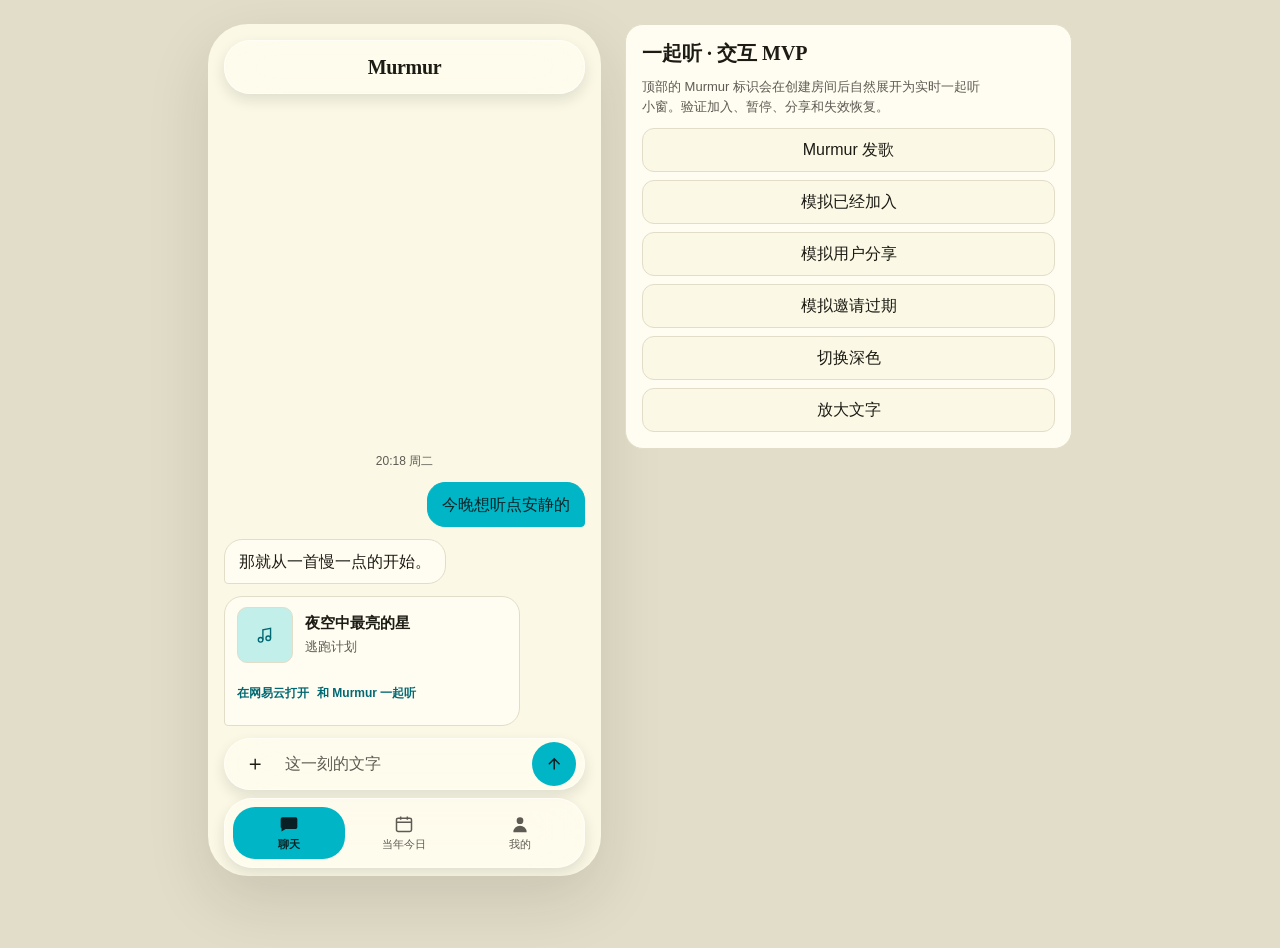
<file: docs/prototypes/netease-listen-together-mvp.html>
<!doctype html>
<html lang="zh-CN" data-theme="light">
<head>
  <meta charset="utf-8">
  <meta name="viewport" content="width=device-width, initial-scale=1, viewport-fit=cover">
  <meta name="color-scheme" content="light dark">
  <title>Murmur × 网易云 · 一起听 MVP</title>
  <link rel="stylesheet" href="./murmur-mvp-tokens.css">
  <style>
    /* Hallmark · component: realtime music header · genre: quiet editorial · theme: Murmur studied-DNA
     * states: default · hover · focus · active · disabled · loading · error · success
     * pre-emit critique: P5 H5 E5 S5 R5 V5 · contrast: pass
     */
    *, *::before, *::after { box-sizing: border-box; }
    html, body { margin: 0; min-height: 100%; overflow-x: clip; }
    body {
      background: var(--color-rule);
      color: var(--color-ink);
      font-family: var(--font-body);
      font-size: var(--text-body);
      line-height: 1.5;
    }
    button, input { font: inherit; }
    button { color: inherit; }
    button, [role="button"] { -webkit-tap-highlight-color: transparent; }
    button:focus-visible, input:focus-visible, summary:focus-visible {
      outline: 2px solid var(--color-focus);
      outline-offset: 2px;
    }
    button:disabled { cursor: not-allowed; opacity: 0.48; }
    .svg-icon { width: 1.15rem; height: 1.15rem; display: block; }

    .prototype {
      min-height: 100dvh;
      display: grid;
      grid-template-columns: minmax(0, 1fr);
      align-items: start;
    }
    .review-panel {
      background: var(--color-paper-raised);
      border-block-end: var(--rule-hairline) solid var(--color-rule);
      padding: var(--space-md);
      display: grid;
      gap: var(--space-sm);
      position: relative;
      z-index: var(--z-sticky);
    }
    .review-panel h1 {
      margin: 0;
      font-family: var(--font-display);
      font-size: var(--text-title);
      font-weight: 600;
      line-height: 1.2;
    }
    .review-panel p {
      margin: 0;
      color: var(--color-ink-secondary);
      font-size: var(--text-small);
      max-width: 48ch;
    }
    .review-actions { display: flex; flex-wrap: wrap; gap: var(--space-xs); }
    .review-button {
      min-height: 2.75rem;
      padding-inline: var(--space-sm);
      border: var(--rule-hairline) solid var(--color-rule);
      border-radius: var(--radius-small);
      background: var(--color-paper);
      cursor: pointer;
      white-space: nowrap;
      transition: transform var(--dur-micro) var(--ease-out), background-color var(--dur-short) var(--ease-out);
    }
    .review-button[aria-pressed="true"] {
      background: var(--color-accent);
      color: var(--color-on-accent);
      border-color: var(--color-accent);
      font-weight: 650;
    }
    .review-button:active { transform: translateY(1px); }

    .app-stage { display: grid; place-items: start center; min-width: 0; }
    .app {
      width: 100%;
      min-height: 40rem;
      height: min(53.25rem, calc(100dvh - 10.5rem));
      max-height: 53.25rem;
      background: var(--color-paper);
      display: flex;
      flex-direction: column;
      overflow: clip;
      position: relative;
      isolation: isolate;
    }
    .app.large-type { font-size: 1.2rem; }
    .app-chrome { padding: max(var(--space-md), env(safe-area-inset-top)) var(--space-md) 0; }
    .glass {
      background: var(--color-glass);
      border: var(--rule-hairline) solid var(--color-glass-edge);
      box-shadow: 0 0.375rem 0.875rem var(--color-shadow);
      backdrop-filter: blur(1.5rem);
      -webkit-backdrop-filter: blur(1.5rem);
    }
    .header {
      min-height: 3.25rem;
      display: grid;
      grid-template-columns: minmax(0, 1fr);
      align-items: center;
      padding: var(--space-2xs);
      border-radius: var(--radius-glass);
      overflow: clip;
      transition: grid-template-columns var(--dur-long) var(--ease-out), border-color var(--dur-short) var(--ease-out);
    }
    .header.active-room { grid-template-columns: auto minmax(0, 1fr); }
    .header.failed { border-color: var(--color-coral); }
    .brand-lockup {
      min-width: 0;
      min-height: 2.75rem;
      padding-inline: var(--space-sm);
      display: flex;
      align-items: center;
      justify-content: center;
      gap: var(--space-xs);
    }
    .active-room .brand-lockup {
      justify-content: flex-start;
      border-inline-end: var(--rule-hairline) solid var(--color-rule);
    }
    .wordmark {
      font-family: var(--font-display);
      font-size: var(--text-title);
      font-weight: 600;
      letter-spacing: -0.015em;
      white-space: nowrap;
    }
    .active-room .wordmark { font-size: 0.9375em; }
    .brand-room-state {
      display: none;
      color: var(--color-accent-ink);
      font-size: 0.625em;
      font-weight: 700;
      letter-spacing: 0.04em;
      white-space: nowrap;
    }
    .active-room .brand-room-state { display: inline; }
    .header-room {
      min-width: 0;
      display: none;
      grid-template-columns: minmax(0, 1fr) auto;
      align-items: center;
      gap: var(--space-2xs);
      padding-inline-start: var(--space-xs);
    }
    .active-room .header-room { display: grid; }
    .room-summary {
      min-width: 0;
      min-height: 2.75rem;
      padding: 0 var(--space-2xs);
      border: 0;
      border-radius: var(--radius-small);
      background: transparent;
      display: grid;
      grid-template-columns: 1.25rem minmax(0, 1fr);
      align-items: center;
      gap: var(--space-xs);
      text-align: start;
      cursor: pointer;
    }
    .live-bars {
      width: 1.25rem;
      height: 1.25rem;
      display: flex;
      align-items: center;
      justify-content: center;
      gap: 0.125rem;
      color: var(--color-accent-ink);
    }
    .live-bars i {
      width: 0.125rem;
      height: 0.35rem;
      border-radius: 999px;
      background: currentColor;
      transform-origin: center;
    }
    .header[data-room-state="connected"][data-playback="playing"] .live-bars i {
      animation: live-bar 780ms var(--ease-in-out) infinite alternate;
    }
    .header[data-room-state="connected"][data-playback="playing"] .live-bars i:nth-child(2) { animation-delay: 130ms; }
    .header[data-room-state="connected"][data-playback="playing"] .live-bars i:nth-child(3) { animation-delay: 260ms; }
    .header[data-room-state="waiting"] .live-bars,
    .header[data-room-state="syncing"] .live-bars { opacity: 0.55; }
    .header[data-room-state="failed"] .live-bars { color: var(--color-coral); }
    .header-room-copy { min-width: 0; }
    .header-room-title,
    .header-room-status {
      display: block;
      margin: 0;
      overflow: hidden;
      text-overflow: ellipsis;
      white-space: nowrap;
    }
    .header-room-title { font-size: 0.8125em; font-weight: 700; }
    .header-room-status { color: var(--color-ink-secondary); font-size: 0.6875em; }
    .header[data-room-state="failed"] .header-room-status { color: var(--color-coral); }
    .header-actions { display: flex; align-items: center; }
    .header-control {
      width: 2.75rem;
      height: 2.75rem;
      border: 0;
      border-radius: 50%;
      background: transparent;
      display: grid;
      place-items: center;
      cursor: pointer;
      transition: transform var(--dur-micro) var(--ease-out), background-color var(--dur-short) var(--ease-out);
    }
    .header-control:active { transform: scale(0.96); }
    .header-control .play-icon { display: none; }
    .header[data-playback="paused"] .header-control .pause-icon { display: none; }
    .header[data-playback="paused"] .header-control .play-icon { display: block; }
    .header-control[data-state="loading"] .svg-icon { display: none; }
    .header-control[data-state="loading"]::after {
      content: "";
      width: 1rem;
      height: 1rem;
      border: 2px solid var(--color-rule);
      border-block-start-color: var(--color-accent-ink);
      border-radius: 50%;
      animation: spin 800ms linear infinite;
    }

    .transcript {
      flex: 1 1 auto;
      min-height: 0;
      overflow-y: auto;
      padding: var(--space-lg) var(--space-md) var(--space-sm);
      display: flex;
      flex-direction: column;
      justify-content: flex-end;
      gap: var(--space-sm);
      scroll-behavior: smooth;
    }
    .timestamp {
      color: var(--color-ink-secondary);
      font-size: var(--text-caption);
      text-align: center;
      font-variant-numeric: tabular-nums;
    }
    .message { display: flex; align-items: flex-end; }
    .message.you { justify-content: flex-end; }
    .bubble {
      width: fit-content;
      max-width: min(82%, 18.75rem);
      padding: 0.625rem 0.875rem;
      border-radius: var(--radius-card);
      background: var(--color-paper-raised);
      border: var(--rule-hairline) solid var(--color-rule);
      line-height: 1.45;
    }
    .message.you .bubble {
      background: var(--color-accent);
      color: var(--color-on-accent);
      border-color: var(--color-accent);
      border-end-end-radius: var(--space-2xs);
    }
    .message.murmur .bubble { border-end-start-radius: var(--space-2xs); }

    .music-card {
      width: min(82%, 18.75rem);
      padding: 0.625rem var(--space-sm);
      border-radius: var(--radius-card);
      background: var(--color-paper-raised);
      border: var(--rule-hairline) solid var(--color-rule);
      display: grid;
      gap: var(--space-xs);
    }
    .message.murmur .music-card { border-end-start-radius: var(--space-2xs); }
    .message.you .music-card {
      background: var(--color-accent);
      color: var(--color-on-accent);
      border-color: var(--color-accent);
      border-end-end-radius: var(--space-2xs);
    }
    .track-main {
      display: grid;
      grid-template-columns: 3.5rem minmax(0, 1fr);
      gap: var(--space-sm);
      align-items: center;
    }
    .artwork {
      width: 3.5rem;
      height: 3.5rem;
      border-radius: 0.625rem;
      background: var(--color-cover);
      color: var(--color-accent-ink);
      display: grid;
      place-items: center;
      border: var(--rule-hairline) solid var(--color-rule);
    }
    .track-copy { min-width: 0; }
    .track-title {
      margin: 0;
      font-size: 0.9375em;
      font-weight: 650;
      line-height: 1.35;
      overflow-wrap: anywhere;
    }
    .track-artist {
      margin: var(--space-2xs) 0 0;
      color: var(--color-ink-secondary);
      font-size: 0.8125em;
      overflow: hidden;
      text-overflow: ellipsis;
      white-space: nowrap;
    }
    .message.you .track-artist { color: var(--color-on-accent); opacity: 0.72; }
    .track-actions { display: flex; flex-wrap: wrap; gap: var(--space-xs); }
    .track-action {
      min-height: 2.75rem;
      padding: 0;
      border: 0;
      background: transparent;
      color: var(--color-accent-ink);
      font-size: 0.75em;
      font-weight: 600;
      cursor: pointer;
      white-space: nowrap;
    }
    .message.you .track-action { color: var(--color-on-accent); }

    .bottom-stack { padding-inline: var(--space-md); padding-block-end: max(var(--space-xs), env(safe-area-inset-bottom)); display: grid; gap: var(--space-xs); }

    .composer {
      min-height: 3.25rem;
      border-radius: var(--radius-glass);
      display: grid;
      grid-template-columns: 2.75rem minmax(0, 1fr) 2.75rem;
      align-items: center;
      padding-inline: var(--space-xs);
    }
    .composer input {
      width: 100%;
      min-width: 0;
      min-height: 2.75rem;
      border: 0;
      outline: 2px solid transparent;
      background: transparent;
      color: var(--color-ink);
      padding-inline: var(--space-xs);
    }
    .composer input::placeholder { color: var(--color-ink-secondary); opacity: 1; }
    .composer input:focus-visible { outline-color: var(--color-focus); border-radius: var(--radius-small); }
    .disc {
      width: 2.75rem;
      height: 2.75rem;
      border-radius: 50%;
      border: 0;
      display: grid;
      place-items: center;
      background: transparent;
      cursor: pointer;
    }
    .disc.send { background: var(--color-accent); color: var(--color-on-accent); }

    .tab-bar {
      min-height: 4.375rem;
      padding: var(--space-xs);
      border-radius: var(--radius-tab);
      display: grid;
      grid-template-columns: repeat(3, minmax(0, 1fr));
      gap: var(--space-2xs);
    }
    .tab {
      min-height: 3.125rem;
      border: 0;
      border-radius: 1.375rem;
      background: transparent;
      color: var(--color-ink-secondary);
      display: grid;
      place-items: center;
      align-content: center;
      gap: 0.125rem;
      cursor: pointer;
      font-size: 0.6875rem;
      white-space: nowrap;
    }
    .tab.active { background: var(--color-accent); color: var(--color-on-accent); font-weight: 650; }
    .tab .svg-icon { width: 1.25rem; height: 1.25rem; }

    .recognizing {
      position: absolute;
      inset-block-start: 7.5rem;
      inset-inline-start: 50%;
      transform: translateX(-50%);
      z-index: var(--z-toast);
      background: var(--color-paper-raised);
      border: var(--rule-hairline) solid var(--color-rule);
      border-radius: 999px;
      min-height: 2.75rem;
      padding-inline: var(--space-sm);
      display: none;
      align-items: center;
      gap: var(--space-xs);
      box-shadow: 0 0.25rem 0.75rem var(--color-shadow);
      font-size: var(--text-small);
      white-space: nowrap;
    }
    .recognizing.visible { display: flex; }
    .spinner {
      width: 1rem;
      height: 1rem;
      border: 2px solid var(--color-rule);
      border-block-start-color: var(--color-accent-ink);
      border-radius: 50%;
      animation: spin 800ms linear infinite;
    }

    dialog {
      position: fixed;
      inset: 0;
      margin: auto;
      width: min(calc(100% - 2rem), 24rem);
      max-height: min(80dvh, 36rem);
      border: var(--rule-hairline) solid var(--color-rule);
      border-radius: var(--radius-glass);
      background: var(--color-paper);
      color: var(--color-ink);
      padding: 0;
      box-shadow: 0 1.5rem 4rem var(--color-shadow);
    }
    dialog::backdrop { background: var(--color-scrim); backdrop-filter: blur(0.25rem); }
    dialog[open] { animation: dialog-in var(--dur-long) var(--ease-out) both; }
    .sheet { padding: var(--space-lg); display: grid; gap: var(--space-lg); }
    .sheet-header { display: flex; align-items: center; justify-content: space-between; gap: var(--space-md); }
    .sheet-title { margin: 0; font-family: var(--font-display); font-size: var(--text-title); font-weight: 600; }
    .text-button { min-height: 2.75rem; border: 0; background: transparent; color: var(--color-accent-ink); cursor: pointer; white-space: nowrap; }
    .preview-track { display: grid; grid-template-columns: 4.5rem minmax(0, 1fr); gap: var(--space-sm); align-items: center; }
    .preview-track .artwork { width: 4.5rem; height: 4.5rem; }
    .sheet-note { margin: 0; color: var(--color-ink-secondary); font-size: var(--text-small); }
    .primary-button {
      min-height: 3.125rem;
      border: 0;
      border-radius: 0.9375rem;
      background: var(--color-ink);
      color: var(--color-paper);
      font-weight: 650;
      cursor: pointer;
      white-space: nowrap;
      transition: transform var(--dur-micro) var(--ease-out), opacity var(--dur-short) var(--ease-out);
    }
    .primary-button:active { transform: translateY(1px); }

    [popover] {
      border: var(--rule-hairline) solid var(--color-rule);
      border-radius: var(--radius-small);
      background: var(--color-paper-raised);
      color: var(--color-ink);
      padding: var(--space-xs);
      box-shadow: 0 0.5rem 1.5rem var(--color-shadow);
    }
    .menu { display: grid; min-width: 11rem; }
    .menu button { min-height: 2.75rem; border: 0; border-radius: var(--space-xs); background: transparent; text-align: start; padding-inline: var(--space-sm); cursor: pointer; }
    .menu .danger { color: var(--color-coral); }

    .visually-hidden {
      position: absolute;
      width: 1px;
      height: 1px;
      padding: 0;
      margin: -1px;
      overflow: hidden;
      clip: rect(0, 0, 0, 0);
      white-space: nowrap;
      border: 0;
    }

    @keyframes dialog-in { from { opacity: 0; transform: scale(0.97); } to { opacity: 1; transform: none; } }
    @keyframes spin { to { transform: rotate(360deg); } }
    @keyframes live-bar { from { transform: scaleY(0.65); } to { transform: scaleY(2.3); } }

    @media (hover: hover) and (pointer: fine) {
      .review-button:hover, .track-action:hover, .room-summary:hover, .header-control:hover, .disc:hover, .tab:hover, .text-button:hover, .menu button:hover {
        background-color: var(--color-cover);
      }
      .review-button:hover { transform: translateY(-1px); }
    }

    @media (max-width: 24rem) {
      .active-room .brand-room-state { display: none; }
    }

    @media (max-width: 22rem) {
      .active-room .brand-lockup { padding-inline: var(--space-xs); }
      .header-room { padding-inline-start: var(--space-2xs); gap: 0; }
      .room-summary { grid-template-columns: minmax(0, 1fr); gap: 0; }
      .live-bars { display: none; }
    }

    @media (min-width: 52rem) {
      body { padding: var(--space-lg); }
      .prototype {
        width: min(100%, 54rem);
        margin-inline: auto;
        grid-template-columns: minmax(0, 24.5625rem) minmax(16rem, 1fr);
        gap: var(--space-lg);
      }
      .review-panel {
        grid-column: 2;
        grid-row: 1;
        position: sticky;
        inset-block-start: var(--space-lg);
        border: var(--rule-hairline) solid var(--color-rule);
        border-radius: var(--radius-card);
      }
      .review-actions { display: grid; grid-template-columns: minmax(0, 1fr); }
      .app-stage { grid-column: 1; grid-row: 1; }
      .app {
        width: 24.5625rem;
        height: 53.25rem;
        min-height: 53.25rem;
        border-radius: var(--space-xl);
        box-shadow: 0 1.5rem 4rem var(--color-shadow);
      }
    }

    @media (prefers-reduced-motion: reduce) {
      *, *::before, *::after {
        animation-duration: 150ms !important;
        animation-iteration-count: 1 !important;
        transition-duration: 150ms !important;
        scroll-behavior: auto !important;
      }
      dialog[open] { transform: none; }
      .live-bars i { animation: none !important; }
    }
  </style>
</head>
<body>
  <main class="prototype">
    <aside class="review-panel" aria-label="原型场景控制">
      <h1>一起听 · 交互 MVP</h1>
      <p>顶部的 Murmur 标识会在创建房间后自然展开为实时一起听小窗。验证加入、暂停、分享和失效恢复。</p>
      <div class="review-actions">
        <button class="review-button" id="resetScene" type="button">Murmur 发歌</button>
        <button class="review-button" id="joinScene" type="button">模拟已经加入</button>
        <button class="review-button" id="shareScene" type="button">模拟用户分享</button>
        <button class="review-button" id="failScene" type="button">模拟邀请过期</button>
        <button class="review-button" id="themeToggle" type="button" aria-pressed="false">切换深色</button>
        <button class="review-button" id="typeToggle" type="button" aria-pressed="false">放大文字</button>
      </div>
    </aside>

    <section class="app-stage" aria-label="Murmur 手机界面原型">
      <div class="app" id="appSurface">
        <div class="app-chrome">
          <header class="header glass" id="roomCard" data-room-state="none" data-playback="playing" aria-label="Murmur 与一起听状态">
            <div class="brand-lockup">
              <span class="wordmark">Murmur</span>
              <span class="brand-room-state" id="brandRoomState">一起听</span>
            </div>
            <div class="header-room">
              <button class="room-summary" id="roomPrimary" type="button" aria-label="一起听房间状态">
                <span class="live-bars" aria-hidden="true"><i></i><i></i><i></i></span>
                <span class="header-room-copy">
                  <span class="header-room-title">夜空中最亮的星</span>
                  <span class="header-room-status" id="roomStatus">等你在网易云加入</span>
                </span>
              </button>
              <div class="header-actions" id="roomControls">
                <button class="header-control" id="playPauseButton" type="button" data-command="暂停" aria-label="暂停">
                  <svg class="svg-icon pause-icon" viewBox="0 0 24 24" fill="currentColor"><path d="M7 5h4v14H7zm6 0h4v14h-4z"/></svg>
                  <svg class="svg-icon play-icon" viewBox="0 0 24 24" fill="currentColor"><path d="m8 5 11 7-11 7z"/></svg>
                </button>
                <button class="header-control" type="button" popovertarget="roomMenu" aria-label="更多一起听操作">
                  <svg class="svg-icon" viewBox="0 0 24 24" fill="currentColor"><circle cx="5" cy="12" r="1.7"/><circle cx="12" cy="12" r="1.7"/><circle cx="19" cy="12" r="1.7"/></svg>
                </button>
              </div>
            </div>
          </header>
        </div>

        <div class="recognizing" id="recognizing" role="status" aria-live="polite">
          <span class="spinner" aria-hidden="true"></span>
          <span id="recognizingText">正在识别网易云歌曲…</span>
        </div>

        <section class="transcript" id="transcript" aria-label="聊天记录">
          <time class="timestamp">20:18 周二</time>
          <div class="message you"><div class="bubble">今晚想听点安静的</div></div>
          <div class="message murmur"><div class="bubble">那就从一首慢一点的开始。</div></div>
          <div class="message murmur" id="incomingTrack"></div>
        </section>

        <div class="bottom-stack">
          <form class="composer glass" id="composerForm">
            <button class="disc" type="button" id="addButton" aria-label="添加内容">
              <svg class="svg-icon" viewBox="0 0 24 24" fill="none" stroke="currentColor" stroke-width="1.8"><path d="M12 5v14M5 12h14"/></svg>
            </button>
            <label class="visually-hidden" for="composerInput">这一刻的文字</label>
            <input id="composerInput" type="text" placeholder="这一刻的文字" autocomplete="off">
            <button class="disc send" type="submit" aria-label="发送">
              <svg class="svg-icon" viewBox="0 0 24 24" fill="none" stroke="currentColor" stroke-width="2"><path d="m5 12 7-7 7 7M12 5v14"/></svg>
            </button>
          </form>

          <nav class="tab-bar glass" aria-label="主要导航">
            <button class="tab active" type="button" aria-current="page">
              <svg class="svg-icon" viewBox="0 0 24 24" fill="currentColor"><path d="M4 4h16a2 2 0 0 1 2 2v10a2 2 0 0 1-2 2H8l-5 3v-4a2 2 0 0 1-1-1V6a2 2 0 0 1 2-2z"/></svg>
              聊天
            </button>
            <button class="tab" type="button">
              <svg class="svg-icon" viewBox="0 0 24 24" fill="none" stroke="currentColor" stroke-width="1.8"><rect x="3" y="5" width="18" height="16" rx="2"/><path d="M16 3v4M8 3v4M3 10h18"/></svg>
              当年今日
            </button>
            <button class="tab" type="button">
              <svg class="svg-icon" viewBox="0 0 24 24" fill="currentColor"><circle cx="12" cy="8" r="4"/><path d="M4 22a8 8 0 0 1 16 0z"/></svg>
              我的
            </button>
          </nav>
        </div>
      </div>
    </section>
  </main>

  <dialog id="shareDialog" aria-labelledby="shareTitle">
    <div class="sheet">
      <div class="sheet-header">
        <h2 class="sheet-title" id="shareTitle">发送这首歌？</h2>
        <button class="text-button" type="button" id="cancelShare">取消</button>
      </div>
      <div class="preview-track">
        <span class="artwork" aria-hidden="true">
          <svg class="svg-icon" viewBox="0 0 24 24" fill="none" stroke="currentColor" stroke-width="1.8"><path d="M9 18V5l10-2v13"/><circle cx="6" cy="18" r="3"/><circle cx="16" cy="16" r="3"/></svg>
        </span>
        <div class="track-copy">
          <p class="track-title">如愿</p>
          <p class="track-artist">王菲</p>
        </div>
      </div>
      <p class="sheet-note">发送后，Murmur 收到的是这首歌的官方元数据和链接，不是分享文案里的内容。</p>
      <button class="text-button" type="button" id="verifyTrack">在网易云里核对</button>
      <button class="primary-button" type="button" id="confirmShare">发给 Murmur</button>
    </div>
  </dialog>

  <div id="roomMenu" popover>
    <div class="menu">
      <button type="button" data-command="上一首">上一首</button>
      <button type="button" data-command="下一首">下一首</button>
      <button type="button" id="openNetease">在网易云打开</button>
      <button class="danger" type="button" id="endRoom">结束一起听</button>
    </div>
  </div>

  <template id="musicCardTemplate">
    <article class="music-card">
      <div class="track-main">
        <span class="artwork" aria-hidden="true">
          <svg class="svg-icon" viewBox="0 0 24 24" fill="none" stroke="currentColor" stroke-width="1.8"><path d="M9 18V5l10-2v13"/><circle cx="6" cy="18" r="3"/><circle cx="16" cy="16" r="3"/></svg>
        </span>
        <div class="track-copy">
          <p class="track-title"></p>
          <p class="track-artist"></p>
        </div>
      </div>
      <div class="track-actions">
        <button class="track-action open-provider" type="button">在网易云打开</button>
        <button class="track-action listen-together" type="button">和 Murmur 一起听</button>
      </div>
    </article>
  </template>

  <script>
    const html = document.documentElement;
    const appSurface = document.querySelector('#appSurface');
    const transcript = document.querySelector('#transcript');
    const incomingTrack = document.querySelector('#incomingTrack');
    const roomCard = document.querySelector('#roomCard');
    const roomStatus = document.querySelector('#roomStatus');
    const roomPrimary = document.querySelector('#roomPrimary');
    const brandRoomState = document.querySelector('#brandRoomState');
    const playPauseButton = document.querySelector('#playPauseButton');
    const roomMenu = document.querySelector('#roomMenu');
    const commandButtons = document.querySelectorAll('[data-command]');
    const recognizing = document.querySelector('#recognizing');
    const recognizingText = document.querySelector('#recognizingText');
    const shareDialog = document.querySelector('#shareDialog');
    const template = document.querySelector('#musicCardTemplate');
    const themeToggle = document.querySelector('#themeToggle');
    const typeToggle = document.querySelector('#typeToggle');

    let roomState = 'none';
    let isPaused = false;
    let pendingCommand = null;
    let commandTimer;

    function createMusicCard(title, artist, outgoing = false) {
      const fragment = template.content.cloneNode(true);
      const card = fragment.querySelector('.music-card');
      fragment.querySelector('.track-title').textContent = title;
      fragment.querySelector('.track-artist').textContent = artist;
      fragment.querySelector('.open-provider').addEventListener('click', () => showTransientStatus('将交给网易云 App 打开'));
      fragment.querySelector('.listen-together').addEventListener('click', () => setRoom('waiting'));
      if (outgoing) card.querySelector('.listen-together').textContent = roomState === 'none' ? '和 Murmur 一起听' : '换成这首';
      return fragment;
    }

    function renderInitialTrack() {
      incomingTrack.replaceChildren(createMusicCard('夜空中最亮的星', '逃跑计划'));
    }

    function updatePlaybackButton() {
      const command = isPaused ? '继续' : '暂停';
      playPauseButton.dataset.command = command;
      playPauseButton.setAttribute('aria-label', command);
      roomCard.dataset.playback = isPaused ? 'paused' : 'playing';
    }

    function setRoom(nextState, message) {
      window.clearTimeout(commandTimer);
      roomState = nextState;
      roomCard.dataset.roomState = nextState;
      roomCard.classList.toggle('active-room', nextState !== 'none');
      roomCard.classList.toggle('failed', nextState === 'failed');
      updatePlaybackButton();
      commandButtons.forEach(button => {
        button.disabled = nextState !== 'connected';
        button.dataset.state = nextState === 'syncing' && button.dataset.command === pendingCommand ? 'loading' : '';
      });

      if (nextState === 'waiting') {
        brandRoomState.textContent = '等待加入';
        roomStatus.textContent = '点此打开网易云邀请';
        roomPrimary.setAttribute('aria-label', '等你加入，打开网易云邀请');
      } else if (nextState === 'connected') {
        brandRoomState.textContent = isPaused ? '已暂停' : '一起听';
        roomStatus.textContent = message || (isPaused ? '已暂停，房间仍保持连接' : '已连接，正在一起听');
        roomPrimary.setAttribute('aria-label', `一起听房间，${roomStatus.textContent}`);
      } else if (nextState === 'syncing') {
        brandRoomState.textContent = '同步中';
        roomStatus.textContent = message || '命令已送出，等待网易云同步';
        roomPrimary.setAttribute('aria-label', roomStatus.textContent);
      } else if (nextState === 'failed') {
        brandRoomState.textContent = '需重连';
        roomStatus.textContent = message || '邀请已过期，点此重试';
        roomPrimary.setAttribute('aria-label', '邀请已过期，重新邀请');
      } else {
        brandRoomState.textContent = '一起听';
        roomStatus.textContent = '尚未创建房间';
        roomPrimary.setAttribute('aria-label', '尚未创建一起听房间');
      }
    }

    function runCommand(label) {
      if (roomState !== 'connected') return;
      pendingCommand = label;
      setRoom('syncing', `${label}同步中…`);
      commandTimer = window.setTimeout(() => {
        if (label === '暂停') isPaused = true;
        if (label === '继续') isPaused = false;
        pendingCommand = null;
        setRoom('connected', label === '暂停' ? '已暂停，房间仍保持连接' : `${label}已与网易云同步`);
      }, 900);
    }

    function closeRoomMenu() {
      if (roomMenu.matches(':popover-open')) roomMenu.hidePopover();
    }

    function showTransientStatus(text) {
      recognizingText.textContent = text;
      recognizing.classList.add('visible');
      window.setTimeout(() => {
        recognizing.classList.remove('visible');
        recognizingText.textContent = '正在识别网易云歌曲…';
      }, 1200);
    }

    function openShareFlow() {
      recognizing.classList.add('visible');
      window.setTimeout(() => {
        recognizing.classList.remove('visible');
        shareDialog.showModal();
        document.querySelector('#cancelShare').focus();
      }, 650);
    }

    function addOutgoingTrack() {
      const row = document.createElement('div');
      row.className = 'message you';
      row.append(createMusicCard('如愿', '王菲', true));
      transcript.append(row);
      shareDialog.close();
      transcript.scrollTop = transcript.scrollHeight;
    }

    document.querySelector('#resetScene').addEventListener('click', () => {
      isPaused = false;
      pendingCommand = null;
      setRoom('none');
      transcript.querySelectorAll('.message.you .music-card').forEach(node => node.closest('.message').remove());
      renderInitialTrack();
    });
    document.querySelector('#joinScene').addEventListener('click', () => setRoom('connected'));
    document.querySelector('#shareScene').addEventListener('click', openShareFlow);
    document.querySelector('#failScene').addEventListener('click', () => setRoom('failed'));
    roomPrimary.addEventListener('click', () => {
      if (roomState === 'failed') setRoom('waiting');
      else if (roomState === 'waiting') showTransientStatus('将打开网易云邀请页');
      else if (roomState === 'connected' && 'showPopover' in roomMenu) roomMenu.showPopover();
    });
    commandButtons.forEach(button => button.addEventListener('click', () => {
      runCommand(button.dataset.command);
      closeRoomMenu();
    }));
    document.querySelector('#cancelShare').addEventListener('click', () => shareDialog.close());
    document.querySelector('#confirmShare').addEventListener('click', addOutgoingTrack);
    document.querySelector('#verifyTrack').addEventListener('click', () => showTransientStatus('将交给网易云 App 打开'));
    document.querySelector('#openNetease').addEventListener('click', () => {
      closeRoomMenu();
      showTransientStatus('将交给网易云 App 打开');
    });
    document.querySelector('#endRoom').addEventListener('click', () => {
      closeRoomMenu();
      isPaused = false;
      pendingCommand = null;
      setRoom('none');
    });
    document.querySelector('#addButton').addEventListener('click', openShareFlow);
    document.querySelector('#composerForm').addEventListener('submit', event => {
      event.preventDefault();
      const input = document.querySelector('#composerInput');
      const text = input.value.trim();
      if (!text) return;
      const row = document.createElement('div');
      row.className = 'message you';
      const bubble = document.createElement('div');
      bubble.className = 'bubble';
      bubble.textContent = text;
      row.append(bubble);
      transcript.append(row);
      input.value = '';
      transcript.scrollTop = transcript.scrollHeight;
    });

    themeToggle.addEventListener('click', () => {
      const dark = html.dataset.theme !== 'dark';
      html.dataset.theme = dark ? 'dark' : 'light';
      themeToggle.setAttribute('aria-pressed', String(dark));
      themeToggle.textContent = dark ? '切换浅色' : '切换深色';
    });
    typeToggle.addEventListener('click', () => {
      const large = appSurface.classList.toggle('large-type');
      typeToggle.setAttribute('aria-pressed', String(large));
      typeToggle.textContent = large ? '恢复文字' : '放大文字';
    });
    shareDialog.addEventListener('click', event => {
      if (event.target === shareDialog) shareDialog.close();
    });

    renderInitialTrack();
    setRoom('none');
  </script>
</body>
</html>
</file>
<file: docs/prototypes/murmur-mvp-tokens.css>
/* Hallmark · theme: studied-DNA (source: Murmur iOS + Figma 1:28) · macrostructure: Workbench · tone: quiet editorial · anchor hue: cyan · contrast: pass (40–41) · nav: app-tab-bar · footer: none · slop: pass (42–45) · honest: pass (46) · chrome: pass (47) · tokens: pass (48) · responsive: pass (49) · icons: pass (30) · mobile: pass (34, 49, 50–57) */

:root {
  color-scheme: light dark;

  --color-paper: oklch(97.8% 0.025 100);
  --color-paper-raised: oklch(99.2% 0.016 96);
  --color-ink: oklch(22% 0.012 100);
  --color-ink-secondary: oklch(47% 0.012 96);
  --color-rule: oklch(89.5% 0.028 96);
  --color-accent: oklch(70% 0.13 205);
  --color-accent-ink: oklch(47% 0.09 205);
  --color-on-accent: oklch(23% 0.03 205);
  --color-coral: oklch(58% 0.17 35);
  --color-glass: oklch(99.2% 0.016 96 / 0.72);
  --color-glass-edge: oklch(100% 0.006 96 / 0.62);
  --color-scrim: oklch(22% 0.012 100 / 0.28);
  --color-shadow: oklch(22% 0.012 100 / 0.12);
  --color-cover: oklch(92% 0.045 190);
  --color-focus: oklch(47% 0.09 205);

  --font-display: ui-serif, "Songti SC", "STSong", serif;
  --font-body: -apple-system, BlinkMacSystemFont, "PingFang SC", "Noto Sans CJK SC", sans-serif;

  --space-2xs: 0.25rem;
  --space-xs: 0.5rem;
  --space-sm: 0.75rem;
  --space-md: 1rem;
  --space-lg: 1.5rem;
  --space-xl: 2.5rem;
  --space-2xl: 4rem;

  --text-caption: 0.75rem;
  --text-small: 0.8125rem;
  --text-body: 1rem;
  --text-title: 1.25rem;

  --radius-small: 0.75rem;
  --radius-card: 1.125rem;
  --radius-glass: 1.625rem;
  --radius-tab: 1.75rem;

  --rule-hairline: 1px;
  --dur-micro: 120ms;
  --dur-short: 220ms;
  --dur-long: 300ms;
  --ease-out: cubic-bezier(0.16, 1, 0.3, 1);
  --ease-in: cubic-bezier(0.7, 0, 0.84, 0);
  --ease-in-out: cubic-bezier(0.65, 0, 0.35, 1);

  --z-base: 1;
  --z-raised: 10;
  --z-sticky: 200;
  --z-modal: 400;
  --z-toast: 500;
}

[data-theme="dark"] {
  --color-paper: oklch(15% 0.014 100);
  --color-paper-raised: oklch(19% 0.016 100);
  --color-ink: oklch(92% 0.014 96);
  --color-ink-secondary: oklch(68% 0.015 96);
  --color-rule: oklch(29% 0.02 96);
  --color-accent: oklch(70% 0.13 205);
  --color-accent-ink: oklch(70% 0.13 205);
  --color-on-accent: oklch(23% 0.03 205);
  --color-coral: oklch(72% 0.13 35);
  --color-glass: oklch(20% 0.016 100 / 0.78);
  --color-glass-edge: oklch(94% 0.008 96 / 0.16);
  --color-scrim: oklch(8% 0.008 100 / 0.56);
  --color-shadow: oklch(8% 0.008 100 / 0.34);
  --color-cover: oklch(29% 0.04 190);
  --color-focus: oklch(70% 0.13 205);
}
</file>
